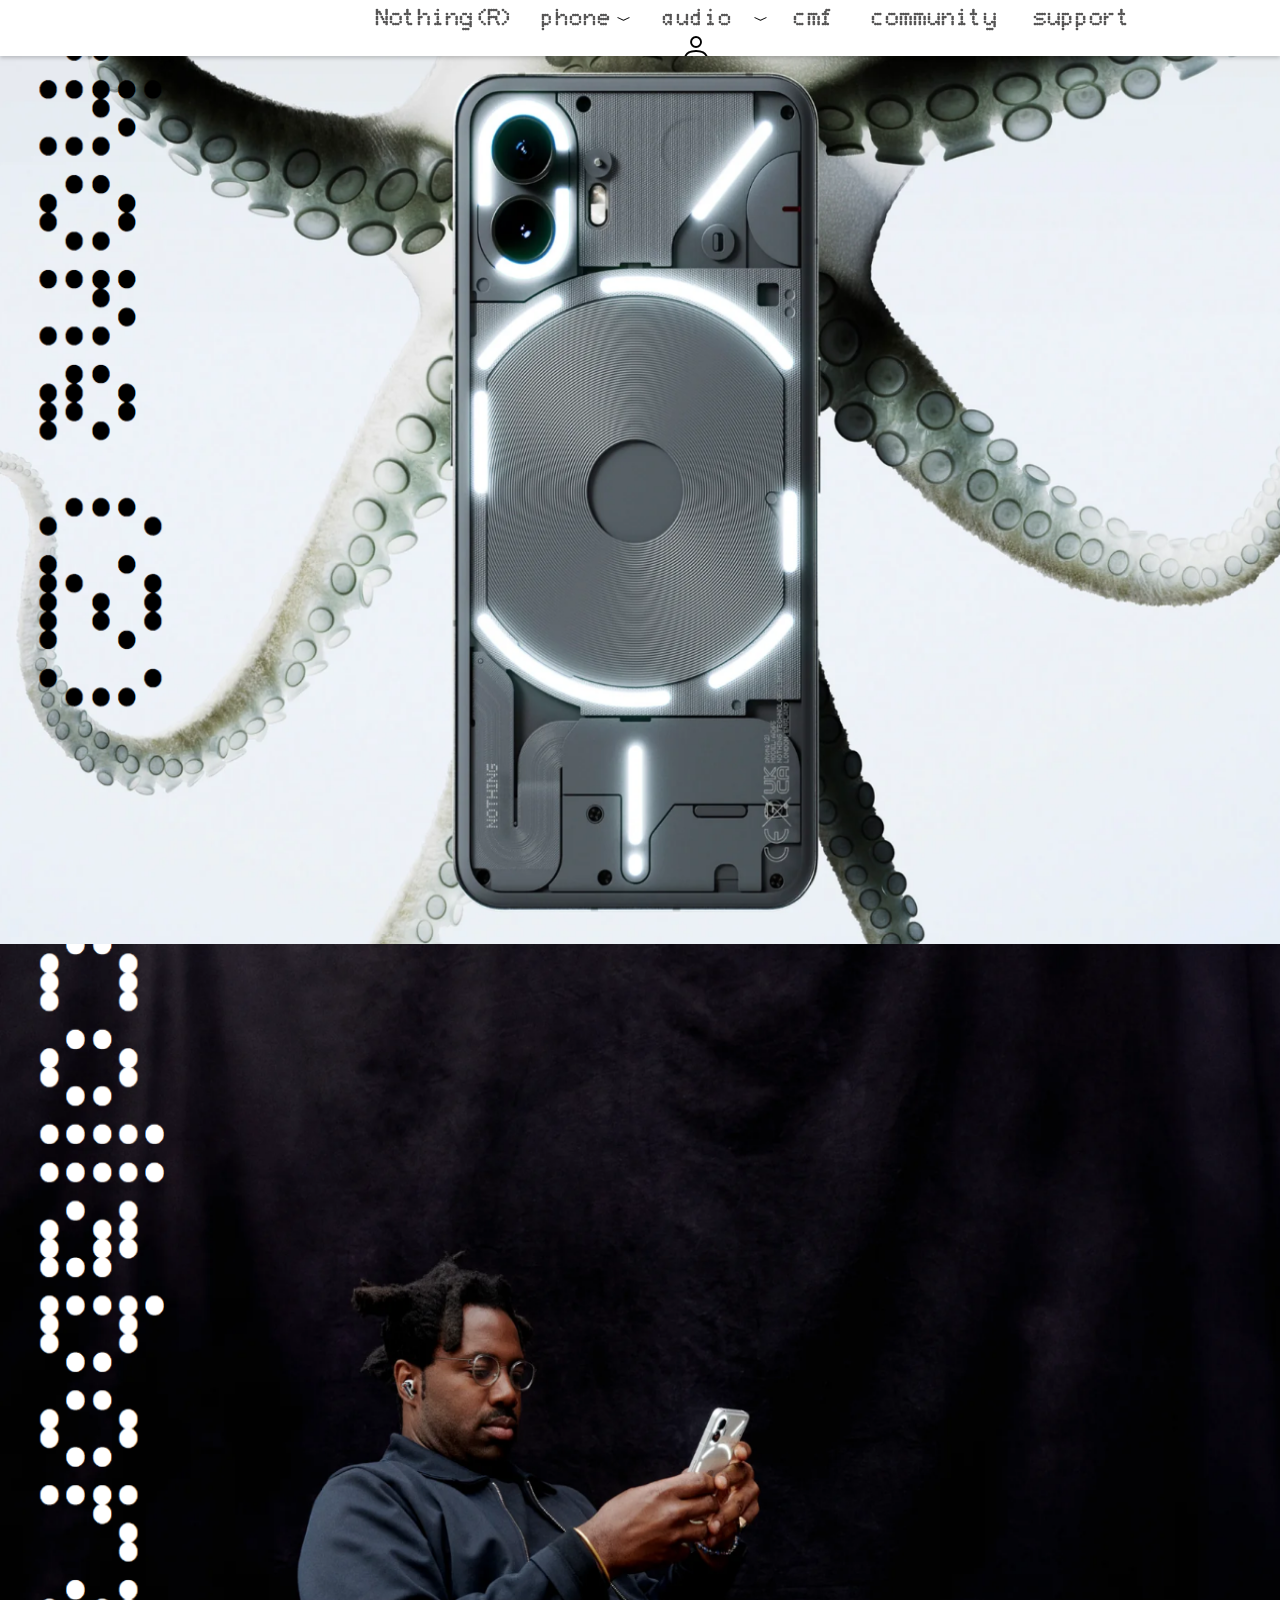
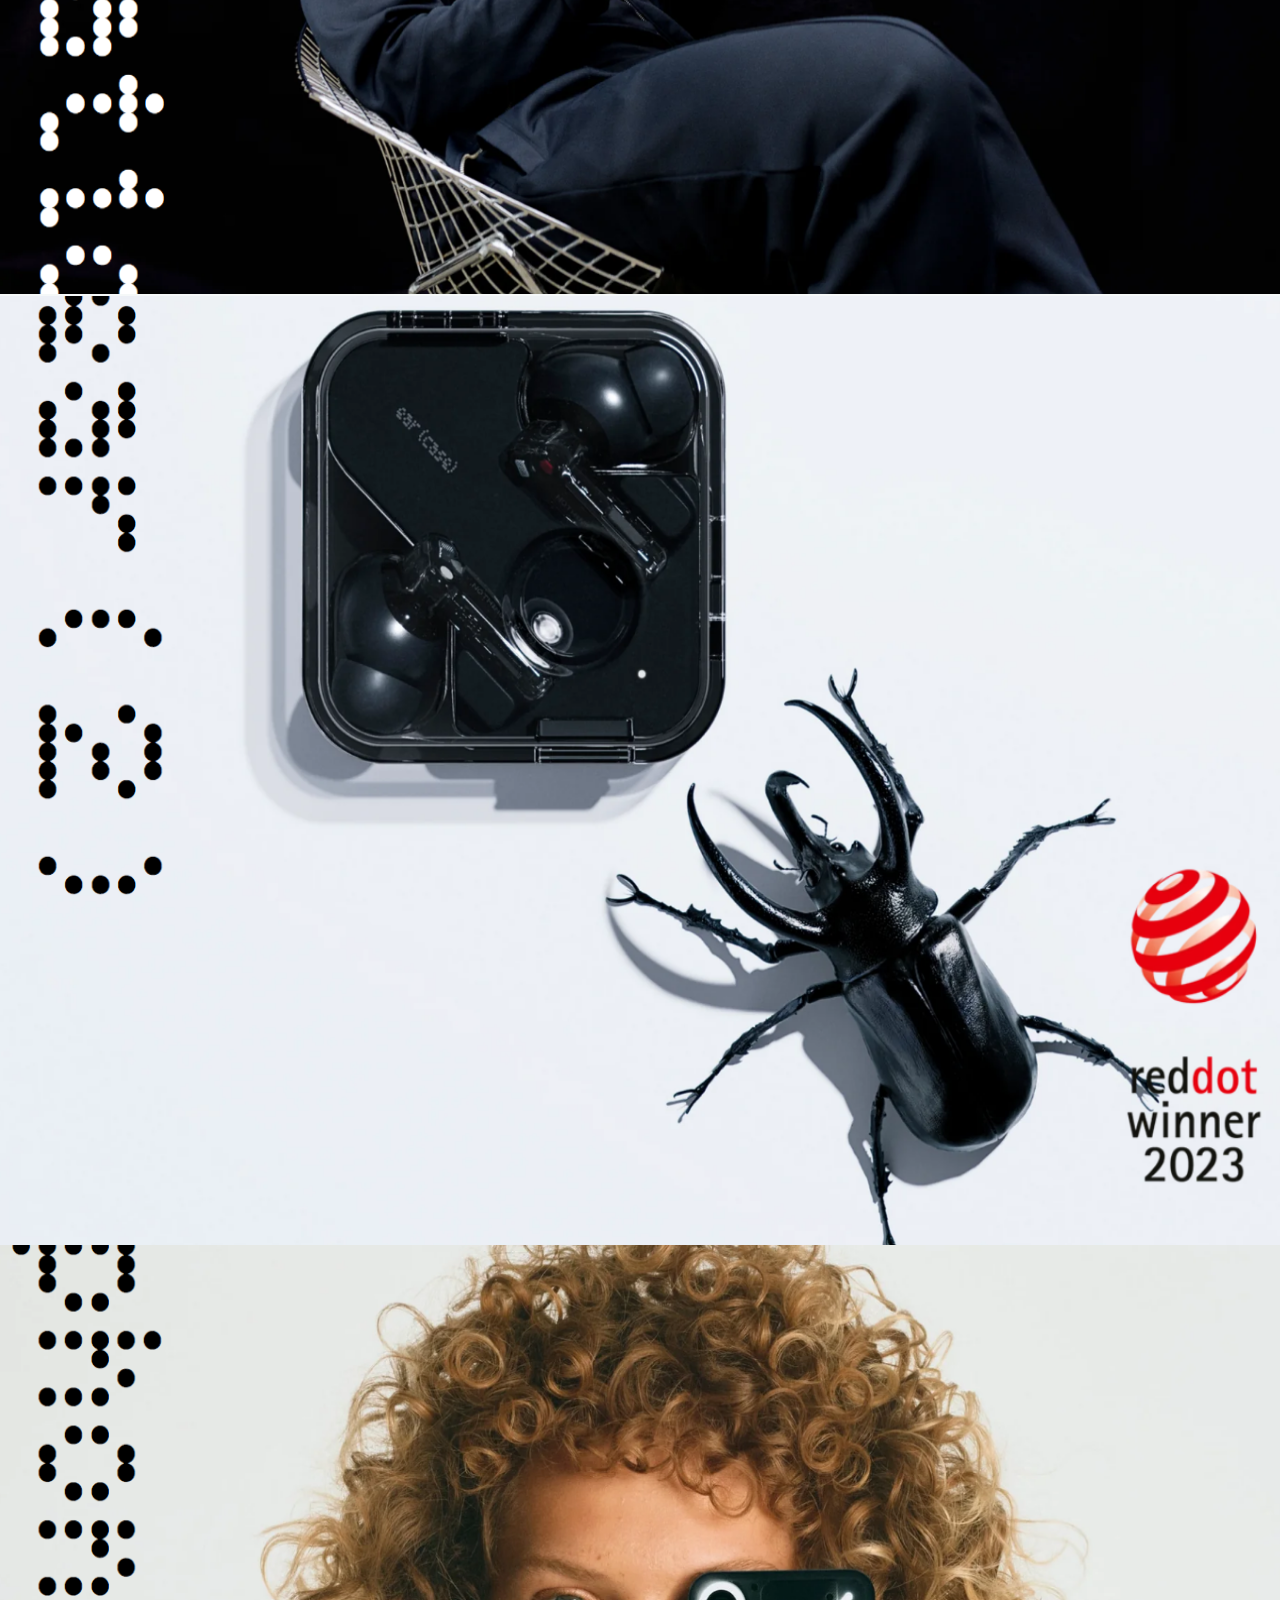
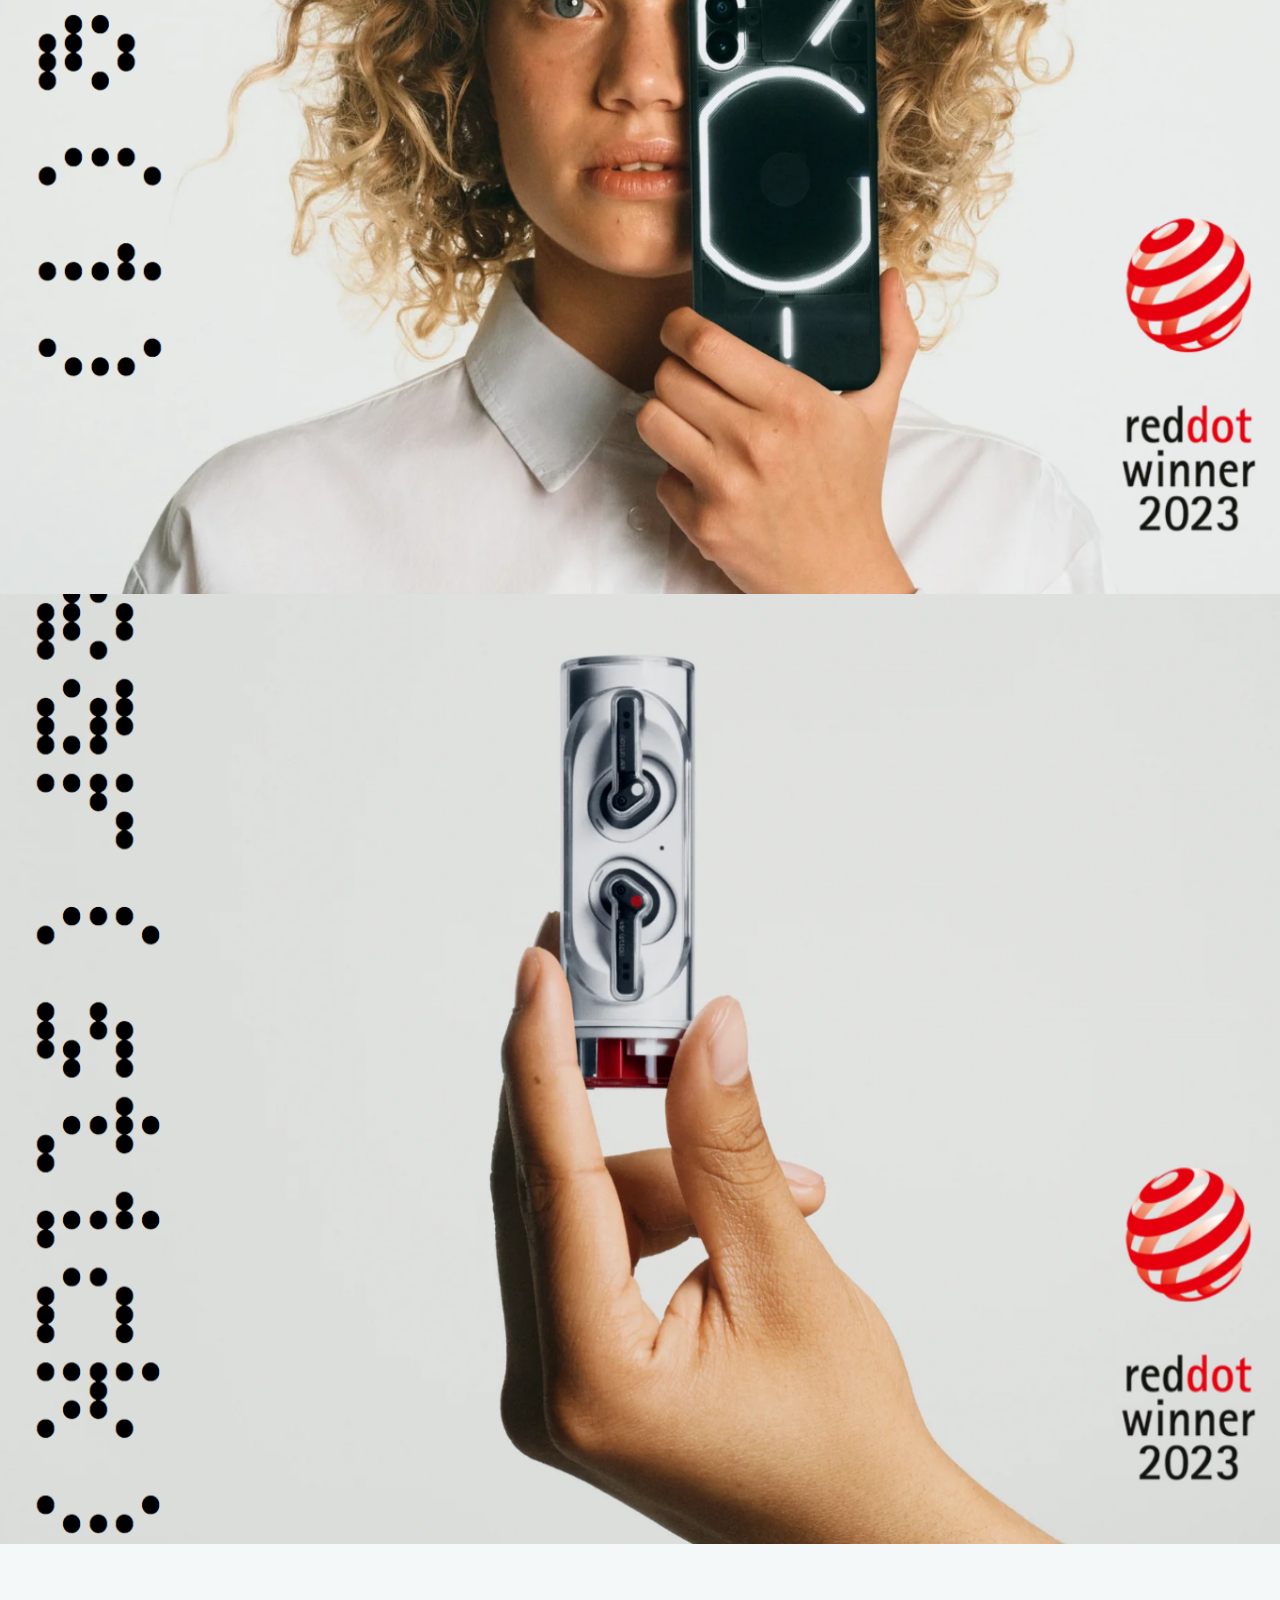
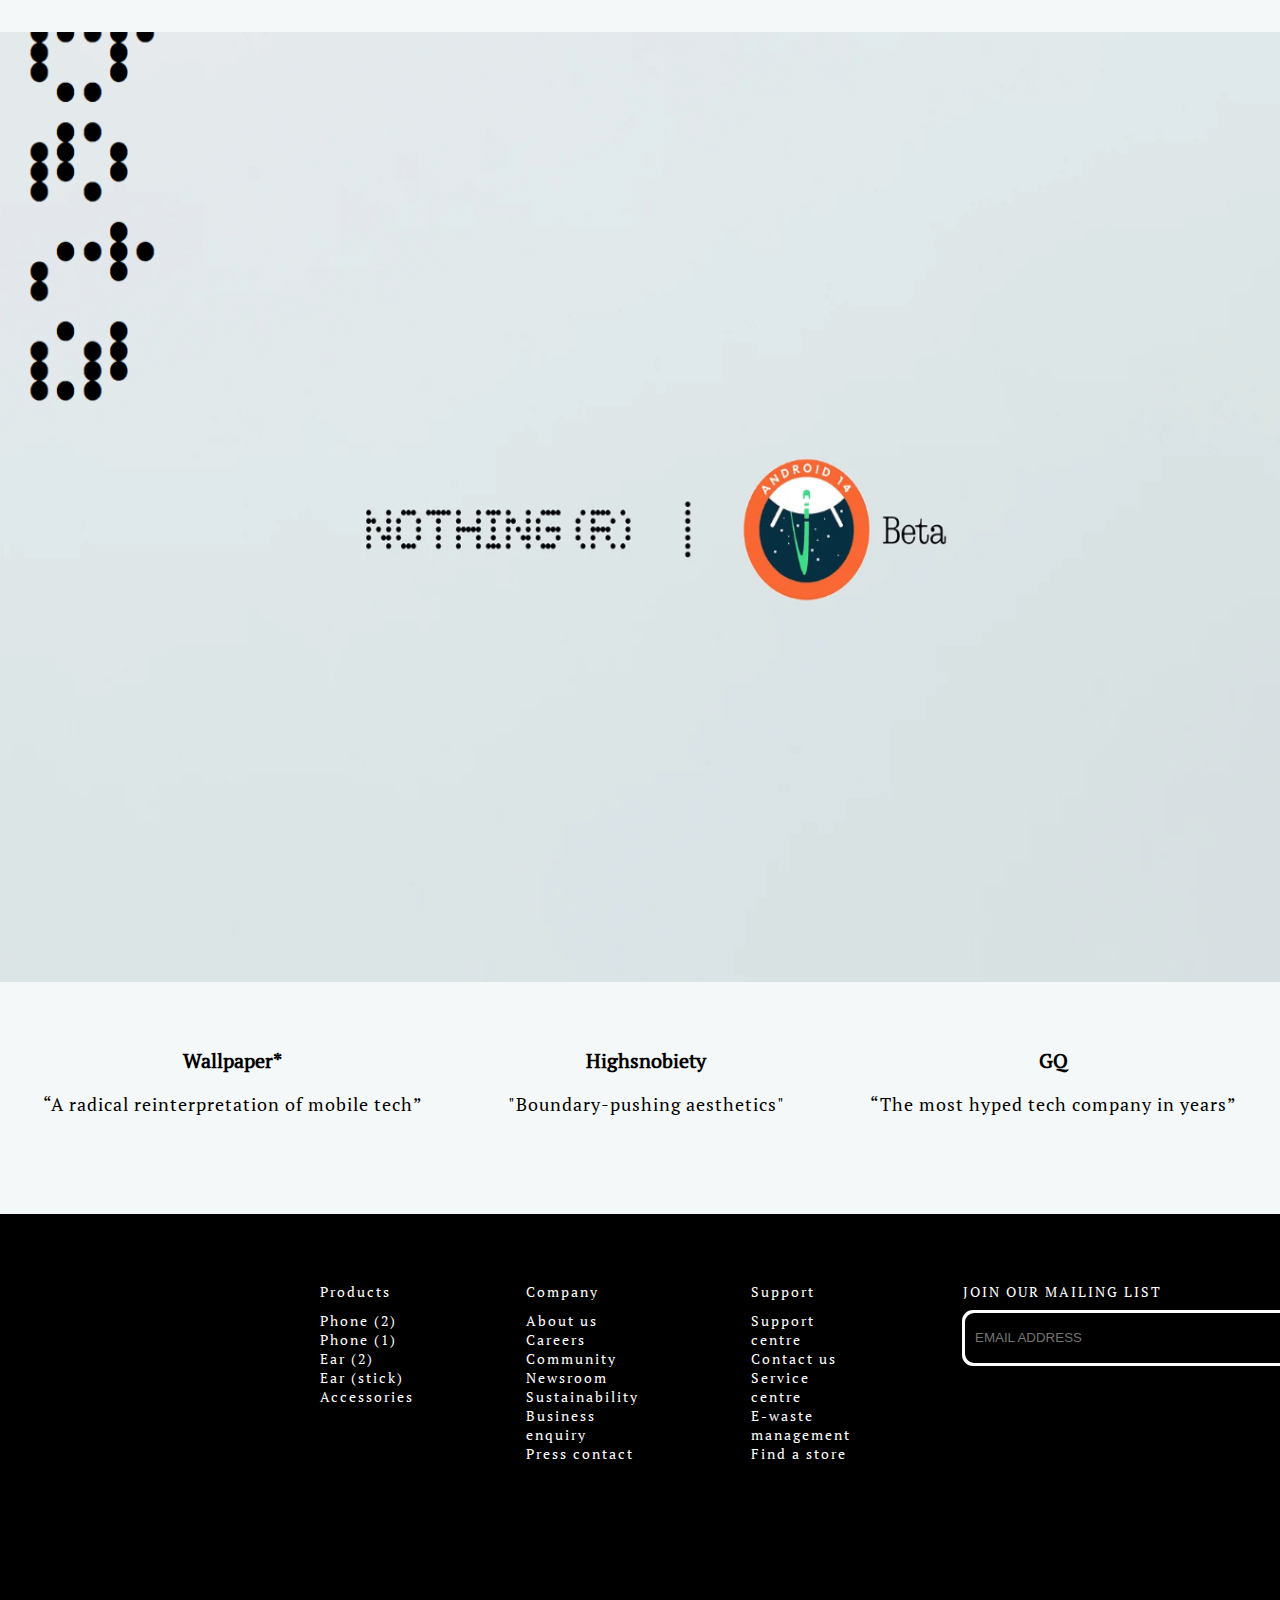
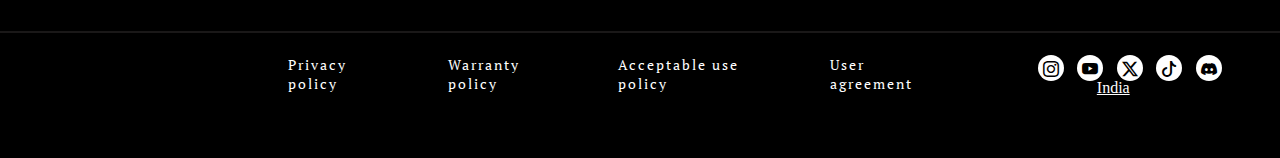
<file: Index.html>
<!DOCTYPE html>
<html lang="en">

<head>
    <meta charset="UTF-8">
    <meta name="viewport" content="width=device-width, initial-scale=1.0">
    <title>Nothing (India)</title>
    <link rel="stylesheet" href="Style.css">
    <link rel="stylesheet" href="https://cdn.jsdelivr.net/npm/bootstrap-icons@1.11.1/font/bootstrap-icons.css">
    <link href="https://fonts.cdnfonts.com/css/dotted" rel="stylesheet">

</head>

<body>
    <section>
        <nav class="navbar">
            <ul>
                <li><a class="dotfont" href="#">Nothing(R)</a></li>
                <div class="dropdown">
                    <button class="dropdownbutton ">
                        <a class="dotfont hover" href="#">phone</a></li>
                        <i class="bi bi-chevron-compact-down"></i>
                    </button>
                    <div class="dropdowncontent"> 
                        <hr color=" #d6d2d2">
                        <a class="dotfont drop " href="#">Phone(2)</a><br>
                        <hr color=" #d6d2d2">
                        <a class="dotfont drop2" href="#">case</a><br>
                        <hr color=" #d6d2d2">
                        <a class="dotfont drop2" href="#">screen protector</a><br>
                        <hr color=" #d6d2d2">
                        <a class="dotfont drop" href="#">Phone(1)</a><br>
                        <hr color=" #d6d2d2">
                        <a class="dotfont drop2" href="#"> case</a><br>
                        <hr color=" #d6d2d2">
                        <a class="dotfont drop2" href="#"> screen protector</a><br>
                        <hr color=" #d6d2d2">
                        <a class="dotfont drop" href="#">Power(45 W)</a><br>
                        <hr color=" #d6d2d2">
                        <a class="dotfont drop" href="#">Cable(c-c) 100cm</a><br>
                        <hr color=" #d6d2d2">
                        <a class="dotfont drop" href="#">Cable(c-c) 180cm</a>
                    </div>
                </div>
                <div class="dropdown">
                    <button class="dropdownbutton ">
                        <li><a class="dotfont hover" href="#">audio</a></li>
                        <i class="bi bi-chevron-compact-down"></i>
                    </button>
                    <div class="dropdowncontent">
                        <hr color=" #d6d2d2">
                        <a class="dotfont drop1" href="#">ear(stick)</a><br>
                        <hr color=" #d6d2d2">
                        <a class="dotfont drop1" href="#">ear(2)</a><br>
                        <hr color=" #d6d2d2">
                        <a class="dotfont drop1" href="#">View all</a>
                    </div>
                </div>


                <li><a class="dotfont hover" href="#">cmf</a></li>
                <li><a class="dotfont hover" href="#">community</a></li>
                <li><a class="dotfont hover" href="#">support</a></li>
                <a class="iconstyle" href="#">
                    <li class="bi bi-person navicon"></li>
                </a>
            </ul>
        </nav>
    </section>
    <section>
        <div class="row">
            <div class="colum ">
                <a href="https://in.nothing.tech/pages/phone-2">
                <img width="1320px" height="950px" src="Assets\1.png" alt="">
            </a>
            </div>
            <div class="colum textsection">
                <h1 class="font">Phone(2)</h1>
                <p class="font1">A new era. Where iconic design meets premium performance. </p>
                <p class="font1">Come to the bright side.</p>
                <form action="#">
                <button  class="button" type="submit" >SHOP ON FLIPKART</button></form><br><br>
                <a class="font1" href="#">( View models )</a>
            </div>
        </div>
        <div class="row">
            <div class="colum">
                <img width="1320px" height="950px" src="Assets\2.png" alt="">
            </div>
            <div class="colum textsection">
                <h1 class="font">Nothing<br> collaborations</h1>
                <p class="font1">We make products that inspire and enable people to create more. In a pursuit to bring
                    you closer to
                    the
                    creative process itself, we’ve teamed up with highly-acclaimed artists that naturally align with
                    Nothing’s mission to make tech fun and empowering again. </p>
                <button class="button">GET INVOLVED</button><br><br>
            </div>
        </div>
        <div class="row">
            <div class="colum">
                <a href="https://in.nothing.tech/products/ear-2">
                <img width="1320px" height="950px" src="Assets\3.png" alt="">
                </a>
            </div>
            <div class="colum textsection">
                <h1 class="font">Ear(2)Black</h1>
                <p class="font1">Dark and mighty.</p>
                <p class="font1">Just as powerful. Hi-Res Audio Certified for studio-quality sound, anywhere. With
                    next-level Active
                    Noise
                    Cancellation.</p>
                <button class="button">LEARN MORE</button><br><br>
            </div>
        </div>
        <div class="row">
            <div class="colum">
                <a href="https://in.nothing.tech/pages/phone-1">
                <img width="1320px" height="950px" src="Assets\4.png" alt="">
                </a>
            </div>
            <div class="colum textsection">
                <p class="font1">Introducing.
                    Pure instinct.</p>
                <h1 class="font">Phone (1)</h1>
                <p class="font1">Designed with instinct, to bring joy back to the everyday. Through the Glyph Interface,
                    a perfected
                    OS
                    and exceptional dual camera. All startlingly fast.</p>
                <button class="button">BUY NOW ON FLIPKART</button><br><br>
                <a class="font1" href="#">( Learn more )</a>
            </div>
        </div>
        <div class="row">
            <div class="colum">
                <a href="https://in.nothing.tech/products/ear-stick">
                <img width="1320px" height="950px" src="Assets\5.png" alt=""></a>
            </div>
            <div class="colum textsection">
                <p class="font1">Sublime.</p>
                <h1 class="font">Ear (stick)</h1>
                <p class="font1">Tech you can’t feel. Leaving just space for sound to come to life. Powered by custom
                    sound
                    technology.
                    Beautifully authentic, at any frequency.</p>

                <a class="font1" href="#"><u> Learn more </u></a><br><br>
                <a class="font1" href="#">( Shop on Flipkart )</a>&nbsp;&nbsp;&nbsp;&nbsp;&nbsp;&nbsp;&nbsp;
                <a class="font1" href="#">( Shop on Myntra )</a>
            </div>
        </div>
        <div class="row">
            <div class="colum">
                <img width="1320px" height="950px" src="Assets\6.png" alt="">
            </div>
            <div class="colum textsection">
                <p class="font1">First.</p>
                <h1 class="font">Android 14 Beta 3</h1>
                <p class="font1">We're giving Phone (1) users access to Android 14 Beta 3 as part of the Developer
                    Preview Program.
                    Follow
                    the link below to be one of the first to experience the latest updates. </p>
                <button class="button">GET STARTED</button>
            </div>
        </div>
        <div class="row">
            <div class="colum divmargin">
                <h1 class="textalin font2">Wallpaper*</h1>
                <p class="font3">“A radical reinterpretation of mobile tech”</p>
            </div>
            <div class="colum divmargin">
                <h1 class="textalin font2">Highsnobiety</h1>
                <p class="font3">"Boundary-pushing aesthetics"</p>
            </div>
            <div class="colum divmargin">
                <h1 class="textalin font2">GQ</h1>
                <p class="font3">“The most hyped tech company in years”</p>
            </div>
        </div>
    </section>
    <section>
        <footer class="footer">
            <div class="row footerrow">
                <div class="colum footercol ">
                    <h1 class="footertext font4">Products</h1>

                    <a class="footertext font4" href="#">Phone (2)</a><br>
                    <a class="footertext font4" href="#">Phone (1)</a><br>
                    <a class="footertext font4" href="#">Ear (2)</a><br>
                    <a class="footertext font4" href="#">Ear (stick)</a><br>
                    <a class="footertext font4" href="#">Accessories</a><br>


                </div>
                <div class="colum footercol">
                    <h1 class="footertext font4">Company</h1>

                    <a class="footertext font4" href="#">About us</a><br>
                    <a class="footertext font4" href="#">Careers</a><br>
                    <a class="footertext font4" href="#">Community</a><br>
                    <a class="footertext font4" href="#">Newsroom</a><br>
                    <a class="footertext font4" href="#">Sustainability</a><br>
                    <a class="footertext font4" href="#">Business enquiry</a><br>
                    <a class="footertext font4" href="#">Press contact</a><br>
                </div>
                <div class="colum footercol">
                    <h1 class="footertext font4">Support</h1>

                    <a class="footertext font4" href="#">Support centre</a><br>
                    <a class="footertext font4" href="#">Contact us</a><br>
                    <a class="footertext font4" href="#">Service centre</a><br>
                    <a class="footertext font4" href="#">E-waste</a><br>
                    <a class="footertext font4" href="#">management</a><br>
                    <a class="footertext font4" href="#">Find a store</a><br>
                </div>
                <div class="colum footercol">
                    <h1 class="footertext font4"> JOIN OUR MAILING LIST</h1>
                    <div class="icon">
                        <i class="bi bi-chevron-compact-right mailboxicon"></i>
                        <input class="footeremailbox" type="email" value="" placeholder="EMAIL ADDRESS">

                    </div>
                </div>
            </div>
            <hr color=" #1a1818">
            <div class="row footerdiv">
                <h3 class="footertext footertextspace font4">Privacy policy</h3>
                <h3 class="footertext footertextspace font4">Warranty policy</h3>
                <h3 class="footertext footertextspace font4">Acceptable use policy</h3>
                <h3 class="footertext footertextspace font4">User agreement</h3>
                <div class="footericonspace">
                    <a class="footericon" href="https://www.instagram.com/nothing/?hl=en"><i class="bi bi-instagram iconcolor"></i></a>
                    <a class="footericon" href="https://www.youtube.com/c/NothingTechnology"><i class="bi bi-youtube iconcolor"></i></a>
                    <a class="footericon" href="https://twitter.com/nothing"><i class="bi bi-twitter-x iconcolor"></i></a>
                    <a class="footericon" href="https://www.tiktok.com/notfound"><i class="bi bi-tiktok iconcolor"></i></a>
                    <a class="footericon" href="https://discord.com/invite/nothingtech"><i class="bi bi-discord iconcolor"></i></a>
                    <a class="footertext" style="margin-left: 4rem;" href="#"><u> India </u></a>
                </div>



            </div>
        </footer>
    </section>

</body>

</html>
</file>
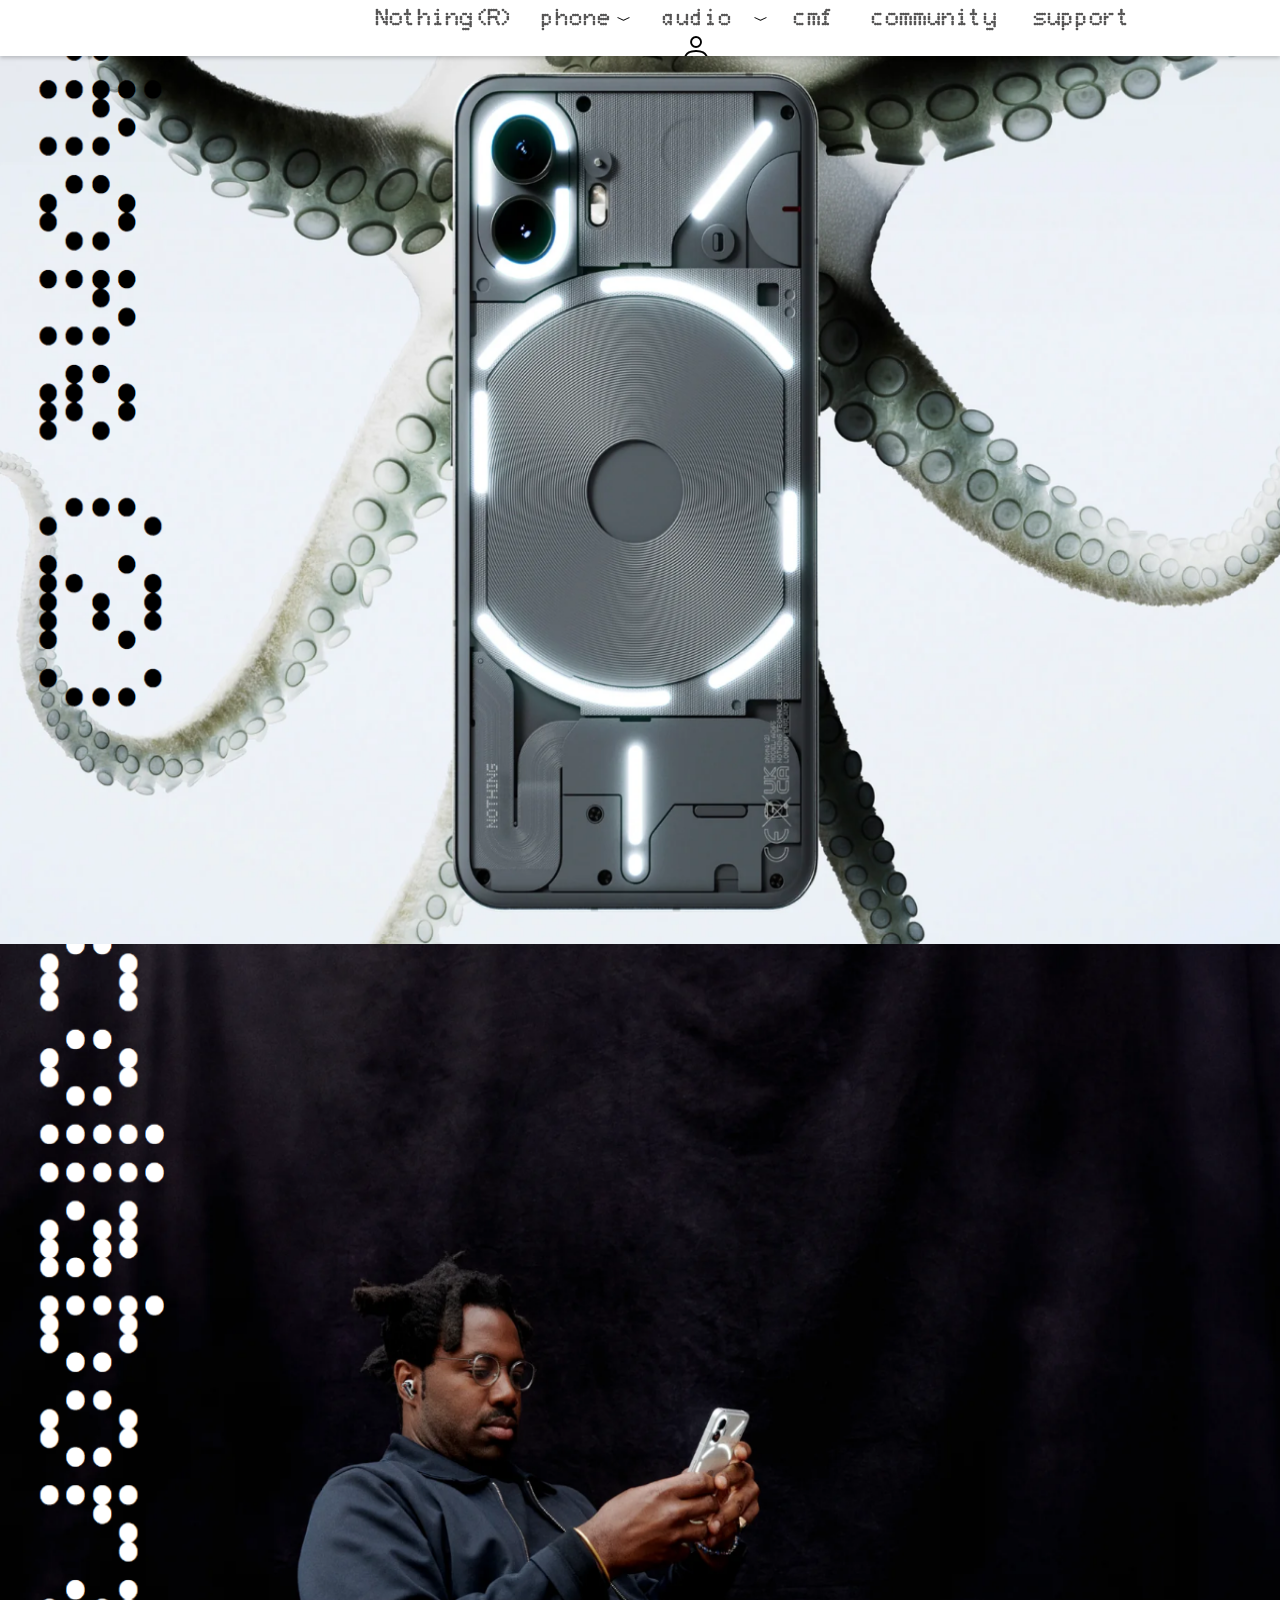
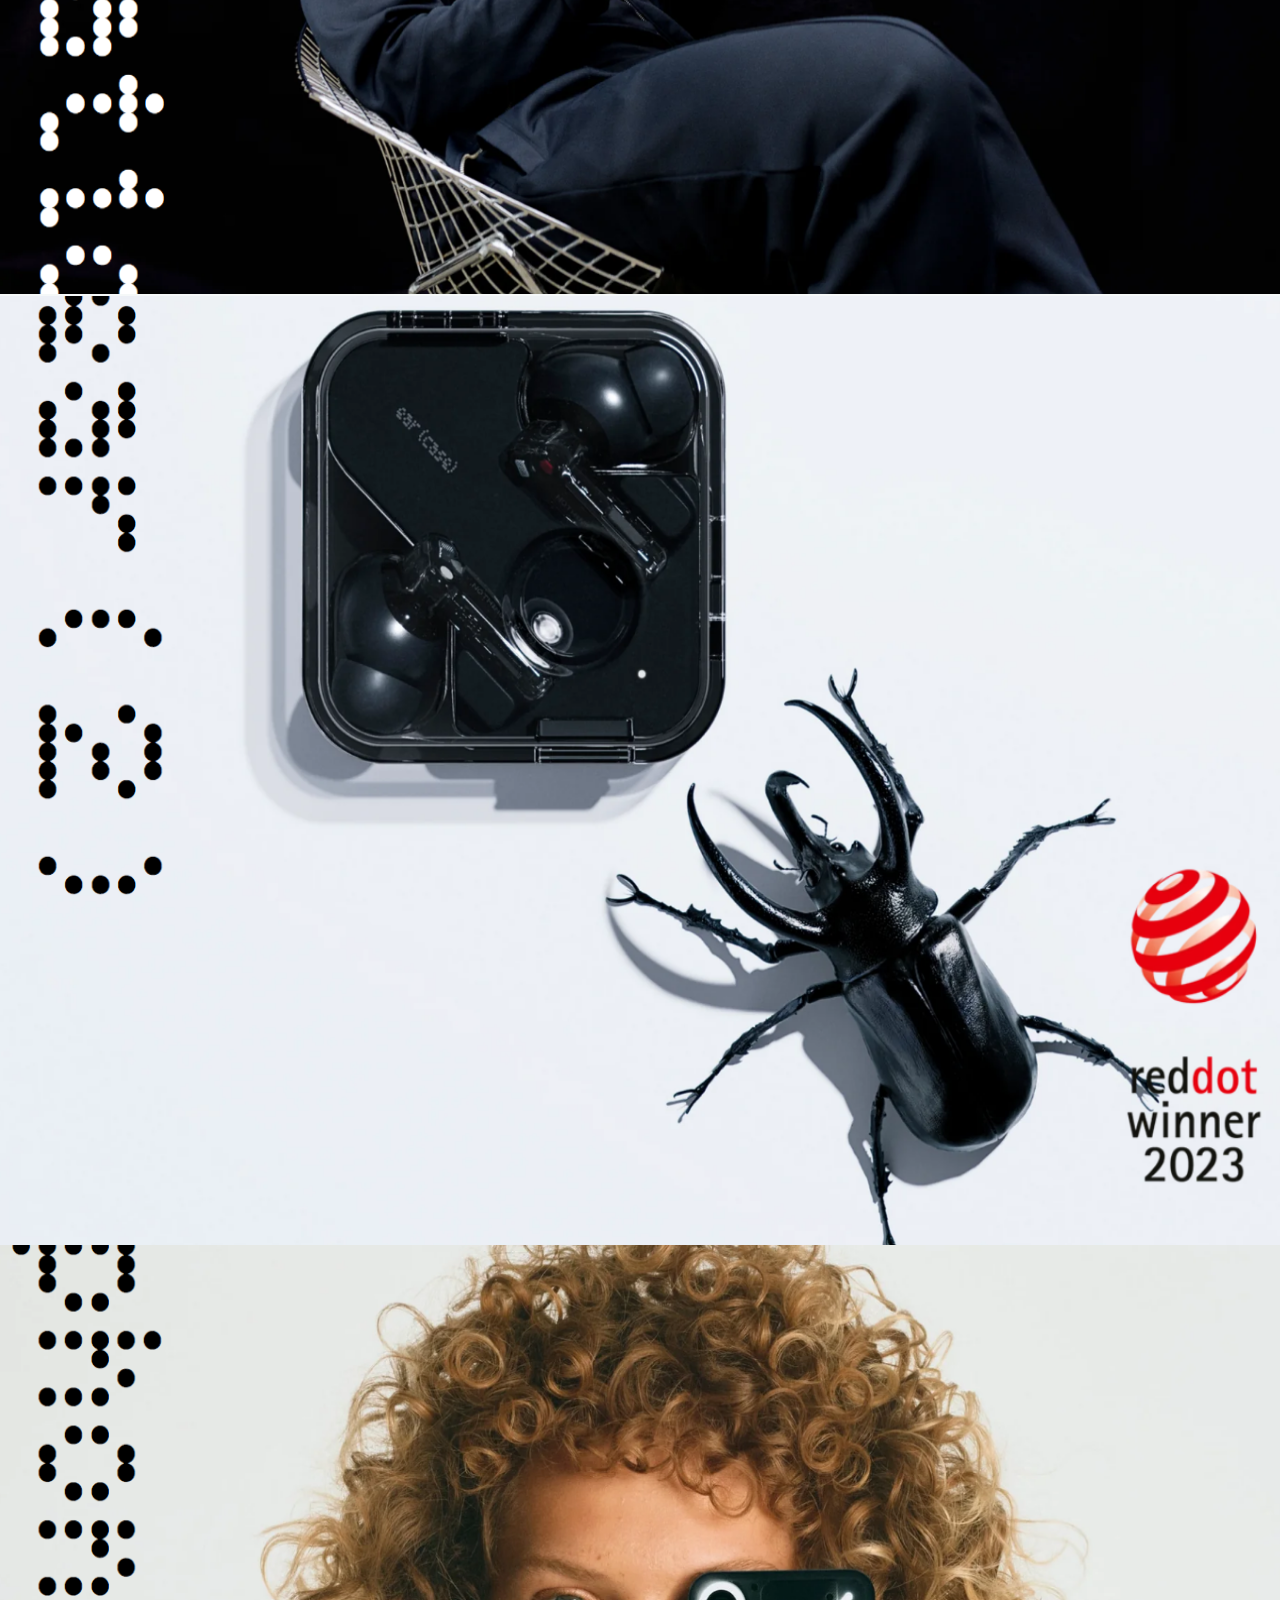
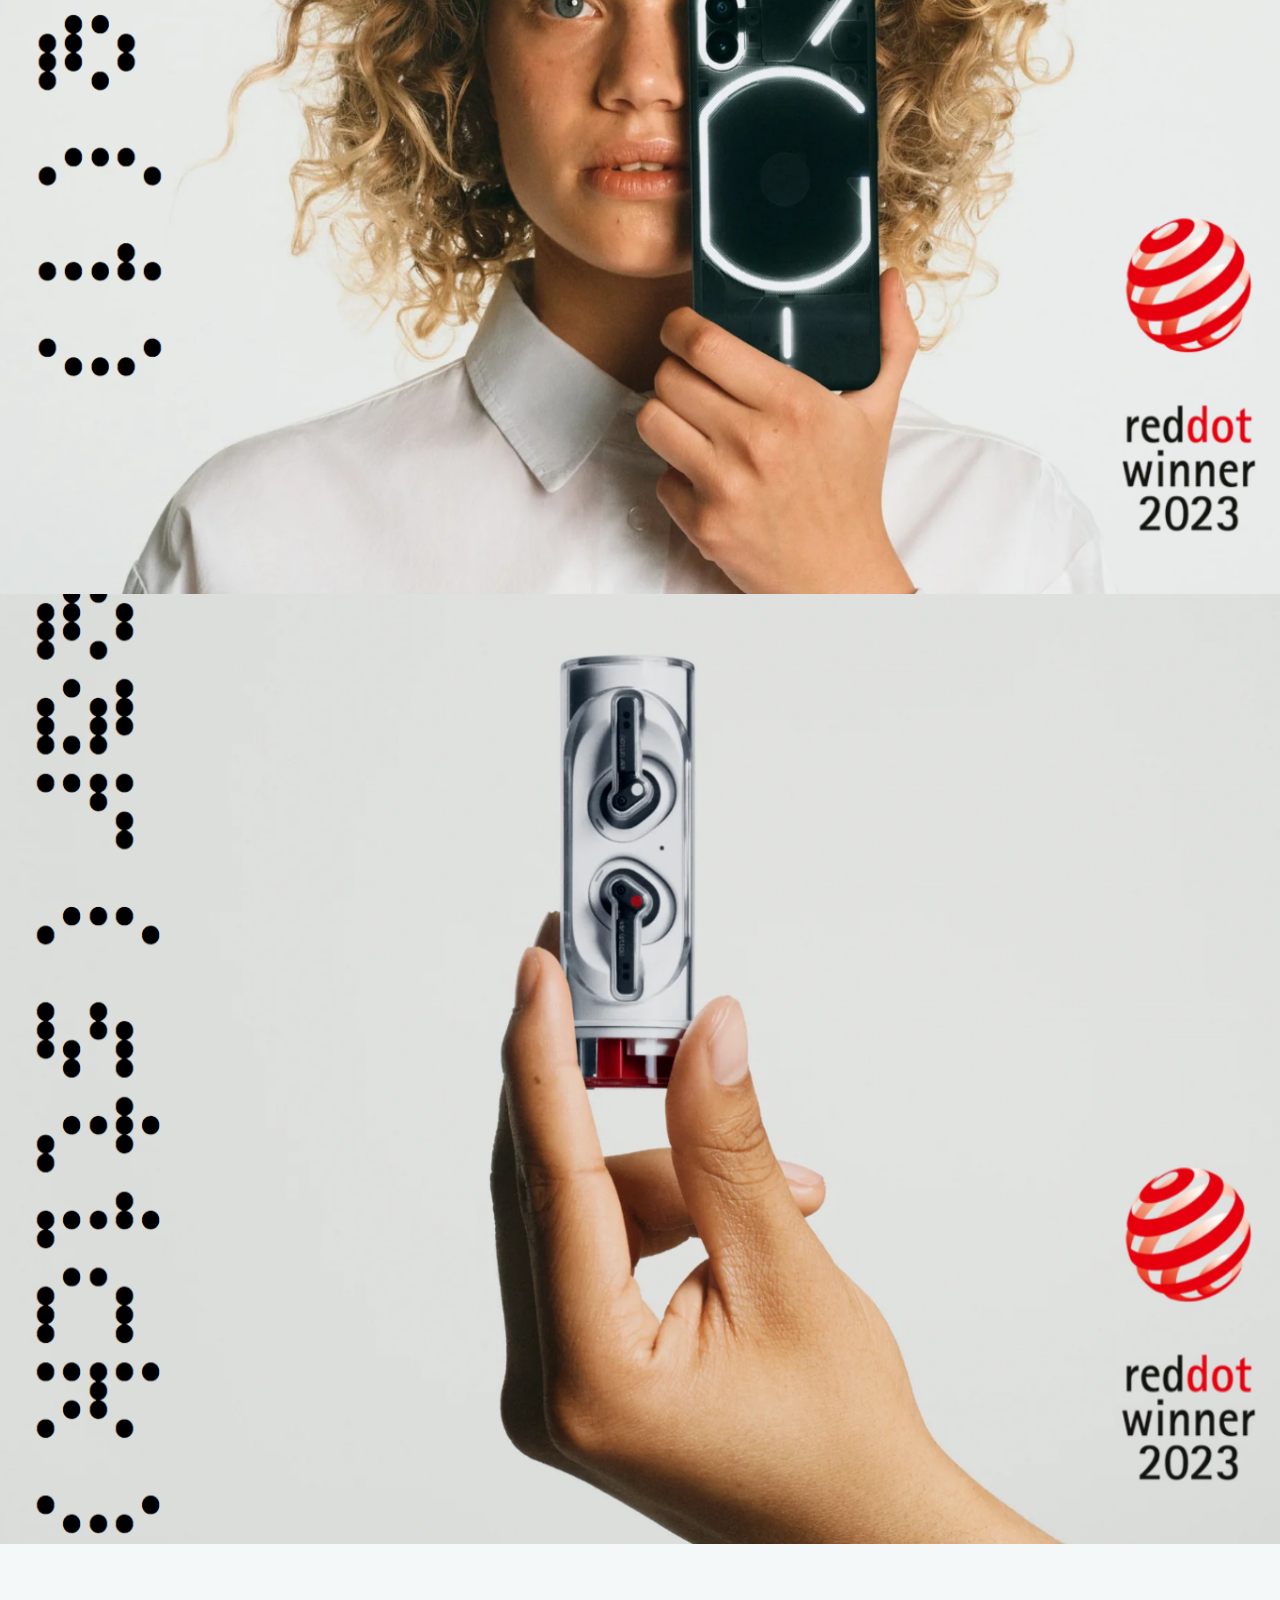
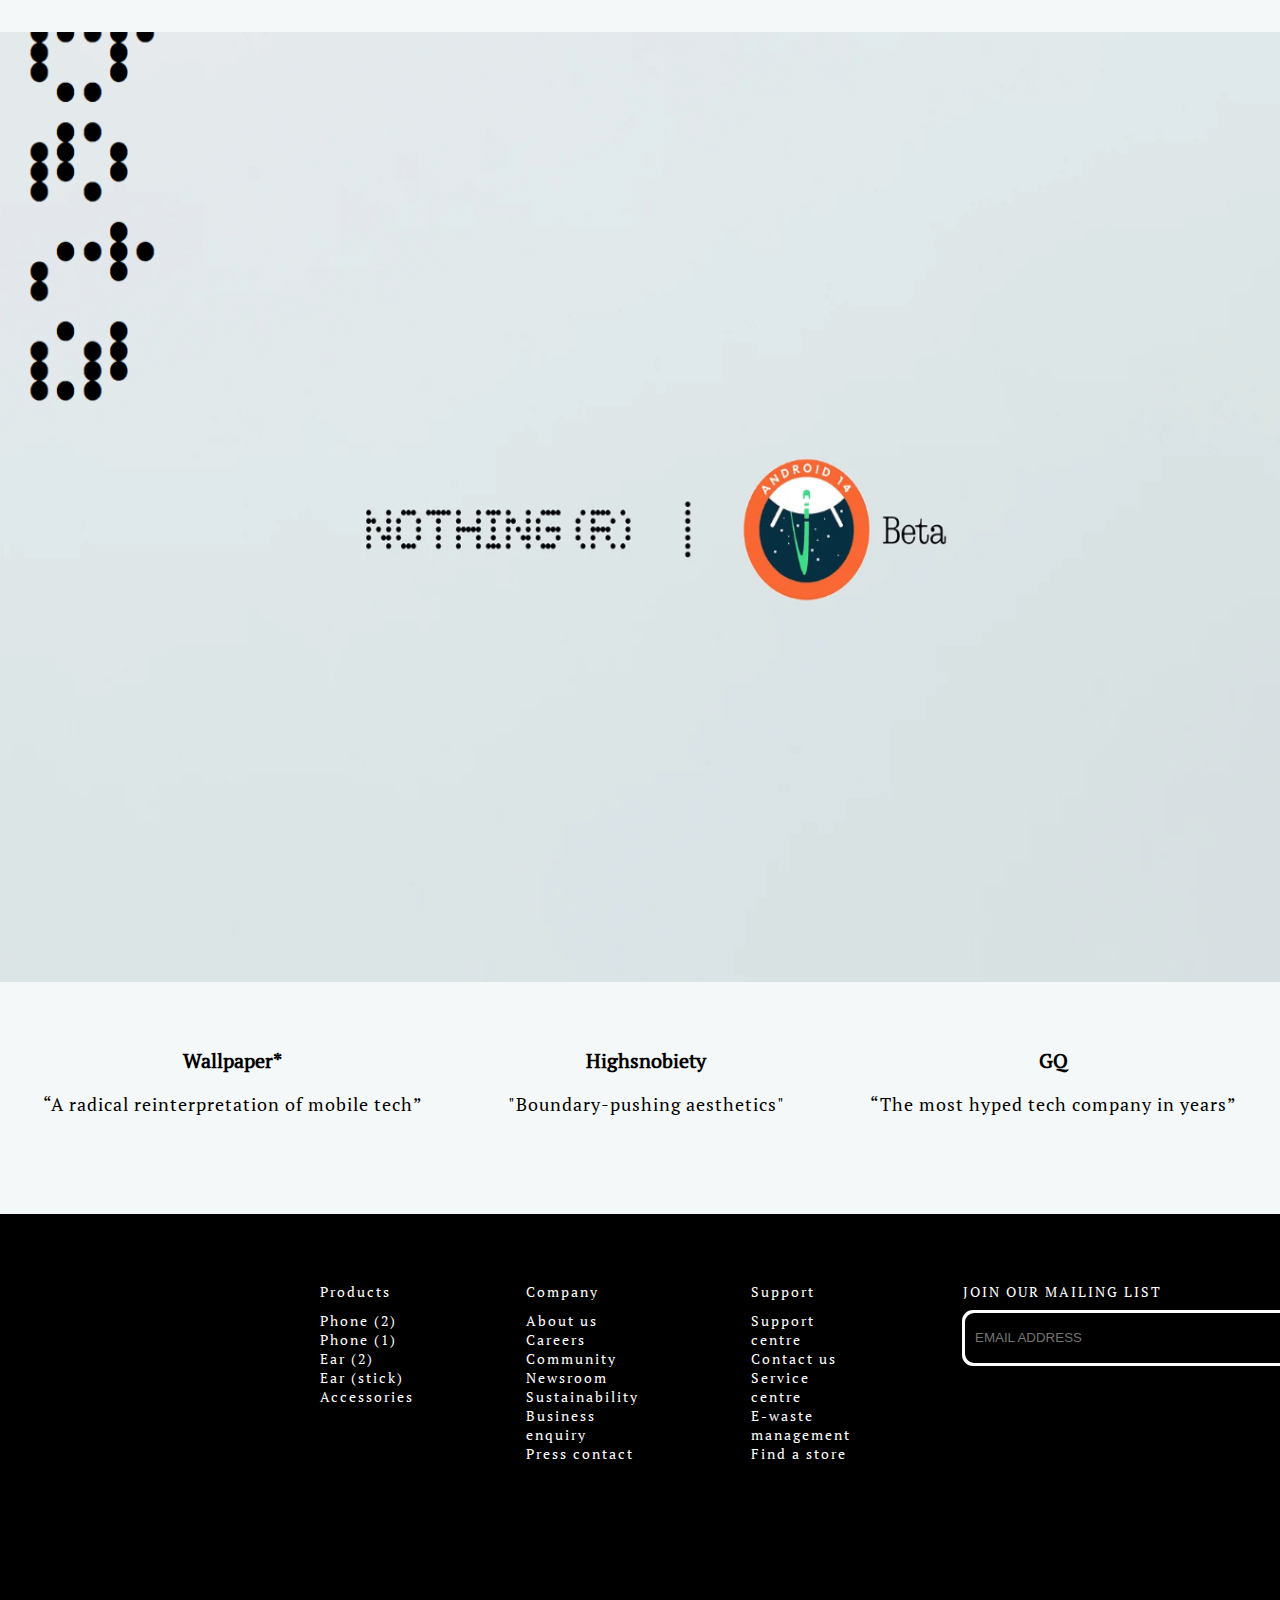
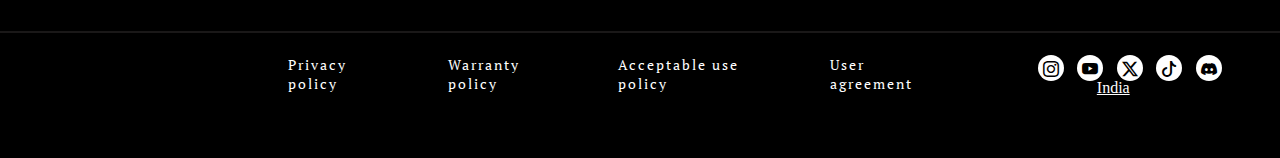
<file: Home.html>
<!DOCTYPE html>
<html lang="en">

<head>
    <meta charset="UTF-8">
    <meta name="viewport" content="width=device-width, initial-scale=1.0">
    <title>Nothing (India)</title>
    <link rel="stylesheet" href="Style.css">
    <link rel="stylesheet" href="https://cdn.jsdelivr.net/npm/bootstrap-icons@1.11.1/font/bootstrap-icons.css">
    <link href="https://fonts.cdnfonts.com/css/dotted" rel="stylesheet">

</head>

<body>
    <section>
        <nav class="navbar">
            <ul>
                <li><a class="dotfont" href="#">Nothing(R)</a></li>
                <div class="dropdown">
                    <button class="dropdownbutton ">
                        <a class="dotfont hover" href="#">phone</a></li>
                        <i class="bi bi-chevron-compact-down"></i>
                    </button>
                    <div class="dropdowncontent"> 
                        <hr color=" #d6d2d2">
                        <a class="dotfont drop " href="#">Phone(2)</a><br>
                        <hr color=" #d6d2d2">
                        <a class="dotfont drop2" href="#">case</a><br>
                        <hr color=" #d6d2d2">
                        <a class="dotfont drop2" href="#">screen protector</a><br>
                        <hr color=" #d6d2d2">
                        <a class="dotfont drop" href="#">Phone(1)</a><br>
                        <hr color=" #d6d2d2">
                        <a class="dotfont drop2" href="#"> case</a><br>
                        <hr color=" #d6d2d2">
                        <a class="dotfont drop2" href="#"> screen protector</a><br>
                        <hr color=" #d6d2d2">
                        <a class="dotfont drop" href="#">Power(45 W)</a><br>
                        <hr color=" #d6d2d2">
                        <a class="dotfont drop" href="#">Cable(c-c) 100cm</a><br>
                        <hr color=" #d6d2d2">
                        <a class="dotfont drop" href="#">Cable(c-c) 180cm</a>
                    </div>
                </div>
                <div class="dropdown">
                    <button class="dropdownbutton ">
                        <li><a class="dotfont hover" href="#">audio</a></li>
                        <i class="bi bi-chevron-compact-down"></i>
                    </button>
                    <div class="dropdowncontent">
                        <hr color=" #d6d2d2">
                        <a class="dotfont drop1" href="#">ear(stick)</a><br>
                        <hr color=" #d6d2d2">
                        <a class="dotfont drop1" href="#">ear(2)</a><br>
                        <hr color=" #d6d2d2">
                        <a class="dotfont drop1" href="#">View all</a>
                    </div>
                </div>


                <li><a class="dotfont hover" href="#">cmf</a></li>
                <li><a class="dotfont hover" href="#">community</a></li>
                <li><a class="dotfont hover" href="#">support</a></li>
                <a class="iconstyle" href="#">
                    <li class="bi bi-person navicon"></li>
                </a>
            </ul>
        </nav>
    </section>
    <section>
        <div class="row">
            <div class="colum ">
                <a href="https://in.nothing.tech/pages/phone-2">
                <img width="1320px" height="950px" src="Assets\1.png" alt="">
            </a>
            </div>
            <div class="colum textsection">
                <h1 class="font">Phone(2)</h1>
                <p class="font1">A new era. Where iconic design meets premium performance. </p>
                <p class="font1">Come to the bright side.</p>
                <form action="#">
                <button  class="button" type="submit" >SHOP ON FLIPKART</button></form><br><br>
                <a class="font1" href="#">( View models )</a>
            </div>
        </div>
        <div class="row">
            <div class="colum">
                <img width="1320px" height="950px" src="Assets\2.png" alt="">
            </div>
            <div class="colum textsection">
                <h1 class="font">Nothing<br> collaborations</h1>
                <p class="font1">We make products that inspire and enable people to create more. In a pursuit to bring
                    you closer to
                    the
                    creative process itself, we’ve teamed up with highly-acclaimed artists that naturally align with
                    Nothing’s mission to make tech fun and empowering again. </p>
                <button class="button">GET INVOLVED</button><br><br>
            </div>
        </div>
        <div class="row">
            <div class="colum">
                <a href="https://in.nothing.tech/products/ear-2">
                <img width="1320px" height="950px" src="Assets\3.png" alt="">
                </a>
            </div>
            <div class="colum textsection">
                <h1 class="font">Ear(2)Black</h1>
                <p class="font1">Dark and mighty.</p>
                <p class="font1">Just as powerful. Hi-Res Audio Certified for studio-quality sound, anywhere. With
                    next-level Active
                    Noise
                    Cancellation.</p>
                <button class="button">LEARN MORE</button><br><br>
            </div>
        </div>
        <div class="row">
            <div class="colum">
                <a href="https://in.nothing.tech/pages/phone-1">
                <img width="1320px" height="950px" src="Assets\4.png" alt="">
                </a>
            </div>
            <div class="colum textsection">
                <p class="font1">Introducing.
                    Pure instinct.</p>
                <h1 class="font">Phone (1)</h1>
                <p class="font1">Designed with instinct, to bring joy back to the everyday. Through the Glyph Interface,
                    a perfected
                    OS
                    and exceptional dual camera. All startlingly fast.</p>
                <button class="button">BUY NOW ON FLIPKART</button><br><br>
                <a class="font1" href="#">( Learn more )</a>
            </div>
        </div>
        <div class="row">
            <div class="colum">
                <a href="https://in.nothing.tech/products/ear-stick">
                <img width="1320px" height="950px" src="Assets\5.png" alt=""></a>
            </div>
            <div class="colum textsection">
                <p class="font1">Sublime.</p>
                <h1 class="font">Ear (stick)</h1>
                <p class="font1">Tech you can’t feel. Leaving just space for sound to come to life. Powered by custom
                    sound
                    technology.
                    Beautifully authentic, at any frequency.</p>

                <a class="font1" href="#"><u> Learn more </u></a><br><br>
                <a class="font1" href="#">( Shop on Flipkart )</a>&nbsp;&nbsp;&nbsp;&nbsp;&nbsp;&nbsp;&nbsp;
                <a class="font1" href="#">( Shop on Myntra )</a>
            </div>
        </div>
        <div class="row">
            <div class="colum">
                <img width="1320px" height="950px" src="Assets\6.png" alt="">
            </div>
            <div class="colum textsection">
                <p class="font1">First.</p>
                <h1 class="font">Android 14 Beta 3</h1>
                <p class="font1">We're giving Phone (1) users access to Android 14 Beta 3 as part of the Developer
                    Preview Program.
                    Follow
                    the link below to be one of the first to experience the latest updates. </p>
                <button class="button">GET STARTED</button>
            </div>
        </div>
        <div class="row">
            <div class="colum divmargin">
                <h1 class="textalin font2">Wallpaper*</h1>
                <p class="font3">“A radical reinterpretation of mobile tech”</p>
            </div>
            <div class="colum divmargin">
                <h1 class="textalin font2">Highsnobiety</h1>
                <p class="font3">"Boundary-pushing aesthetics"</p>
            </div>
            <div class="colum divmargin">
                <h1 class="textalin font2">GQ</h1>
                <p class="font3">“The most hyped tech company in years”</p>
            </div>
        </div>
    </section>
    <section>
        <footer class="footer">
            <div class="row footerrow">
                <div class="colum footercol ">
                    <h1 class="footertext font4">Products</h1>

                    <a class="footertext font4" href="#">Phone (2)</a><br>
                    <a class="footertext font4" href="#">Phone (1)</a><br>
                    <a class="footertext font4" href="#">Ear (2)</a><br>
                    <a class="footertext font4" href="#">Ear (stick)</a><br>
                    <a class="footertext font4" href="#">Accessories</a><br>


                </div>
                <div class="colum footercol">
                    <h1 class="footertext font4">Company</h1>

                    <a class="footertext font4" href="#">About us</a><br>
                    <a class="footertext font4" href="#">Careers</a><br>
                    <a class="footertext font4" href="#">Community</a><br>
                    <a class="footertext font4" href="#">Newsroom</a><br>
                    <a class="footertext font4" href="#">Sustainability</a><br>
                    <a class="footertext font4" href="#">Business enquiry</a><br>
                    <a class="footertext font4" href="#">Press contact</a><br>
                </div>
                <div class="colum footercol">
                    <h1 class="footertext font4">Support</h1>

                    <a class="footertext font4" href="#">Support centre</a><br>
                    <a class="footertext font4" href="#">Contact us</a><br>
                    <a class="footertext font4" href="#">Service centre</a><br>
                    <a class="footertext font4" href="#">E-waste</a><br>
                    <a class="footertext font4" href="#">management</a><br>
                    <a class="footertext font4" href="#">Find a store</a><br>
                </div>
                <div class="colum footercol">
                    <h1 class="footertext font4"> JOIN OUR MAILING LIST</h1>
                    <div class="icon">
                        <i class="bi bi-chevron-compact-right mailboxicon"></i>
                        <input class="footeremailbox" type="email" value="" placeholder="EMAIL ADDRESS">

                    </div>
                </div>
            </div>
            <hr color=" #1a1818">
            <div class="row footerdiv">
                <h3 class="footertext footertextspace font4">Privacy policy</h3>
                <h3 class="footertext footertextspace font4">Warranty policy</h3>
                <h3 class="footertext footertextspace font4">Acceptable use policy</h3>
                <h3 class="footertext footertextspace font4">User agreement</h3>
                <div class="footericonspace">
                    <a class="footericon" href="https://www.instagram.com/nothing/?hl=en"><i class="bi bi-instagram iconcolor"></i></a>
                    <a class="footericon" href="https://www.youtube.com/c/NothingTechnology"><i class="bi bi-youtube iconcolor"></i></a>
                    <a class="footericon" href="https://twitter.com/nothing"><i class="bi bi-twitter-x iconcolor"></i></a>
                    <a class="footericon" href="https://www.tiktok.com/notfound"><i class="bi bi-tiktok iconcolor"></i></a>
                    <a class="footericon" href="https://discord.com/invite/nothingtech"><i class="bi bi-discord iconcolor"></i></a>
                    <a class="footertext" style="margin-left: 4rem;" href="#"><u> India </u></a>
                </div>



            </div>
        </footer>
    </section>

</body>

</html>
</file>
<file: Style.css>
body {
    margin: 0px;
    background-color: rgba(242, 245, 245, 0.746);
}

li a {
    color: black;
    text-decoration: none;
    font-size: large;
    padding: 1rem;
}

a {
    text-decoration: none;
}

li {
    display: inline;
}

ul {
    list-style: none;
}

@font-face {
    font-family: 'dotFont';
    src: url('Font/DotMatrix_TR.TTF');
}

.dotfont {
    font-family: dotFont;
    font-weight: 600;
    font-size: larger;
    color: rgb(84, 83, 83);
}

@font-face {
    font-family: "font";
    src: url('Font/PTSerif-Regular.ttf');
}

.font {
    font-family: font;
    font-size: 50px;
    font-weight: 100;
    letter-spacing: 2px;
}

.font1 {
    font-family: font;
    font-size: 12px;
    letter-spacing: 3px;

}

.font2 {
    font-family: font;
    font-size: 20px;
}

.font3 {
    font-family: font;
    font-size: 18px;
    letter-spacing: 1px;
}

.font4 {
    font-family: font;
    font-size: 14px;
    letter-spacing: 2px;
    font-weight: 300;
}

.navbar {
    position: fixed;
    overflow: hidden;
    height: 4rem;
    background-color: white;
    box-shadow: 0 2px 4px 0 rgba(0, 0, 0, .2);
    padding-left: 20rem;
    margin-top: -8px;
}

.drop {
    padding-left: 35rem;

}

.drop1 {
    padding-left: 42rem;
}

.drop2 {
    padding-left: 37rem;

}

.dropdown {
    display: inline;
}

.dropdownbutton {
    background-color: white;
    border: none;
    font-size: 15px;
}

.dropdowncontent {
    display: none;
    position: fixed;
    background-color: white;
    width: 100%;
    margin-left: -340px;

}

.hover {
    border: none;
}

.hover:hover {
    color: black;
}

.dropdown:hover .dropdowncontent {
    display: block;


}

.navicon {
    padding: 20rem;
    font-size: 2rem;
}

.colum {
    display: inline-block;
    margin-top: -5px;

}

.row {
    display: flex;
    flex-direction: row;


}

.textsection {
    margin-top: 35rem;
    margin-left: 1rem;
}

.button {
    background-color: rgb(29, 29, 110);
    color: white;
    padding: 0.8rem;
    border-radius: 20px;
    border: none;
    margin: 1rem;
    width: 25rem;
}

.button:hover {
    transform: scale(1.02, 1.0);
}

.divmargin {
    margin: auto;
    margin-top: 3rem;
    margin-bottom: 5rem;
}

.textalin {
    text-align: center;
}

.footer {

    background-color: black;
    height: 30rem;
    padding-top: 4rem;

}

.footertext {
    color: white;
}

.footeremailbox {
    background-color: black;
    border-radius: 10px;
    padding: 10px;
    height: 30px;
    width: 400px;
    color: white;
    outline: auto;
    border-color: white;
}

.iconstyle {
    color: black;
}

.footercol {

    margin-left: 7rem;

}

.footerrow {

    margin-left: 13rem;
    padding-bottom: 10rem;

}

.footertextspace {
    margin-left: 4rem;

}

.footerdiv {
    padding-left: 14rem;
}

.footericon {
    color: white;
    margin: 0.3rem;

}

.footericonspace {
    margin-top: 20px;
    margin-left: 100px;
}

.icon i {
    position: absolute;
}

.mailboxicon {
    margin-left: 26rem;
    margin-top: 1.2rem;
    color: white;

}

.iconcolor {
    color: black;
    background-color: white;
    border-radius: 19px;
    padding-top: 6px;
    padding-bottom: 3px;
    padding-left: 5px;
    padding-right: 5px;

}
</file>
